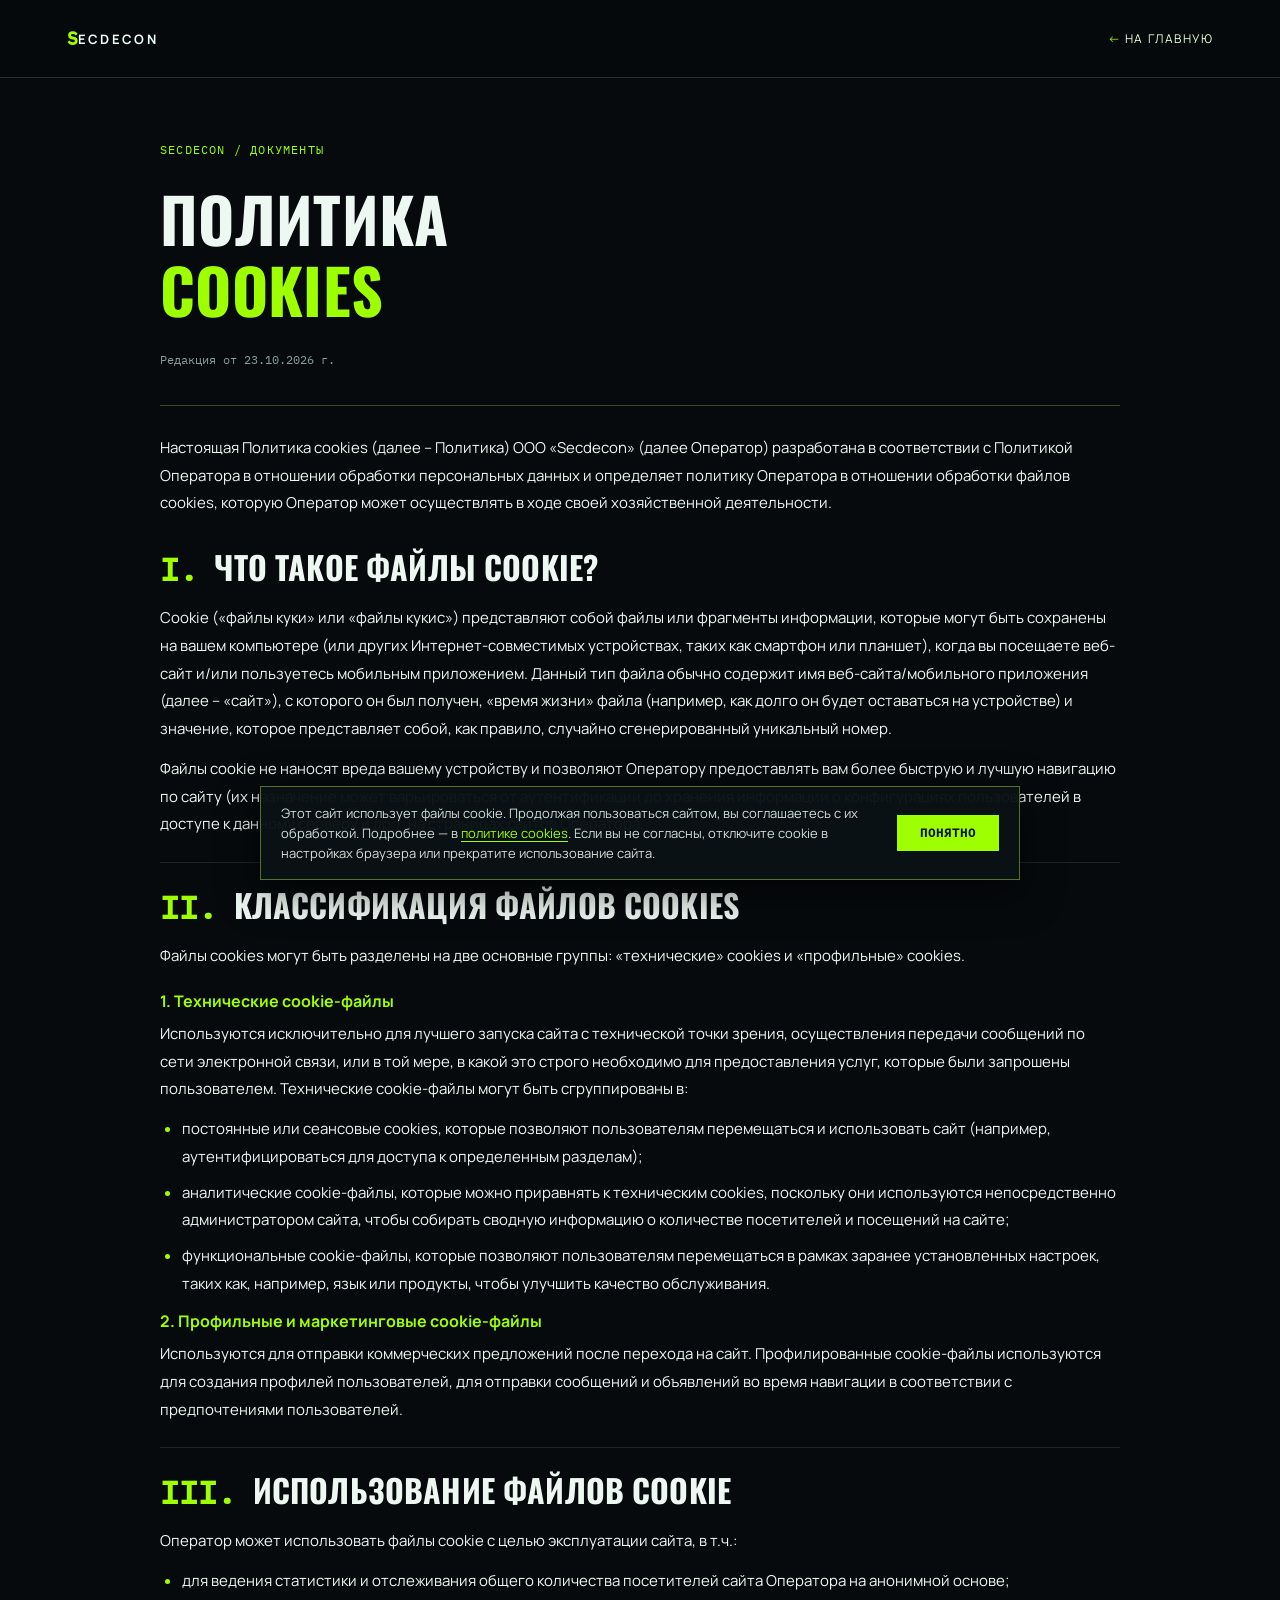
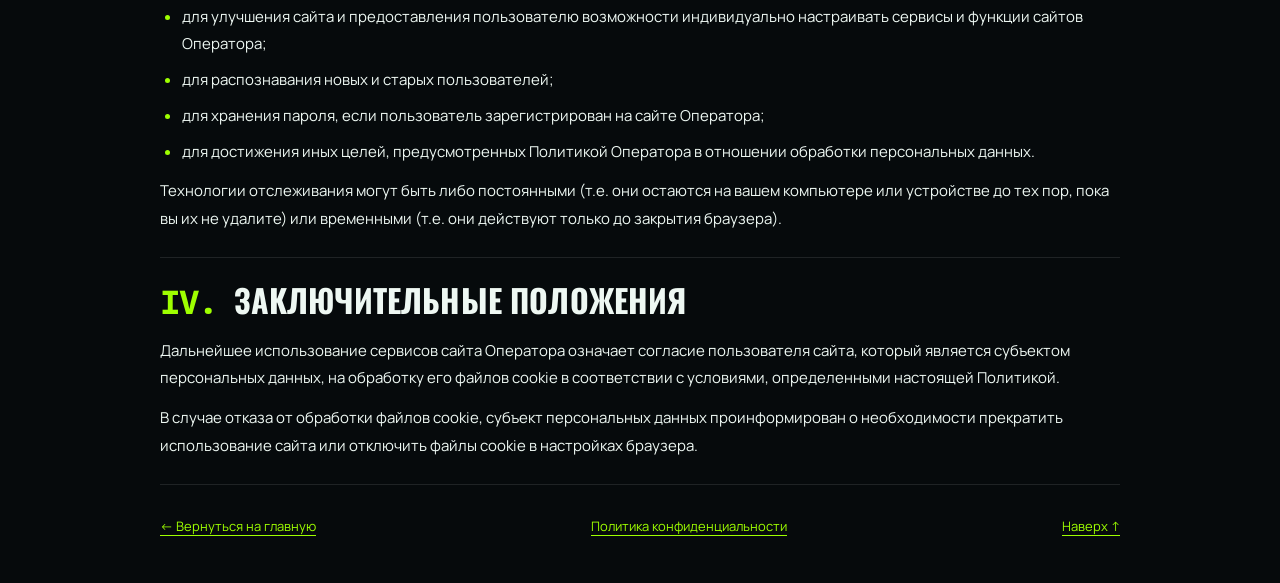
<file: cookies.html>
<!DOCTYPE html>
<html lang="ru">
<head>
    <meta charset="UTF-8">
    <meta name="viewport" content="width=device-width, initial-scale=1.0">
    <meta name="description" content="Политика cookies ООО «Secdecon».">
    <title>Политика cookies — Secdecon</title>
    <link rel="shortcut icon" href="assets/favicon.png" type="image/x-icon">
    <link rel="stylesheet" href="css/fonts.css">
    <link rel="stylesheet" href="css/root-style.css">
    <link rel="stylesheet" href="css/header-style.css">
    <link rel="stylesheet" href="css/privacy-style.css">
    <link rel="stylesheet" href="css/cookies-style.css">
</head>
<body>
    <header class="header">
        <a class="logo" href="index.html">
            <span class="logo-mark">S</span> ECDECON
        </a>
        <nav class="nav" aria-label="Главная навигация">
            <a href="index.html"><span>←</span> На главную</a>
        </nav>
    </header>
    <main class="privacy">
        <article aria-labelledby="privacy-title">
            <div class="privacy-heading">
                <p class="privacy-label">Secdecon / Документы</p>
                <h1 id="privacy-title">Политика <em>cookies</em></h1>
                <p class="privacy-date">Редакция от <time datetime="2026-10-23">23.10.2026 г.</time></p>
            </div>
            <p class="cookies-intro">Настоящая Политика cookies (далее – Политика) ООО «Secdecon» (далее Оператор) разработана в соответствии с Политикой Оператора в отношении обработки персональных данных и определяет политику Оператора в отношении обработки файлов cookies, которую Оператор может осуществлять в ходе своей хозяйственной деятельности.</p>

            <section class="cookies-block" aria-labelledby="c1">
                <h2 id="c1"><span>I.</span> Что такое файлы cookie?</h2>
                <p>Cookie («файлы куки» или «файлы кукис») представляют собой файлы или фрагменты информации, которые могут быть сохранены на вашем компьютере (или других Интернет-совместимых устройствах, таких как смартфон или планшет), когда вы посещаете веб-сайт и/или пользуетесь мобильным приложением. Данный тип файла обычно содержит имя веб-сайта/мобильного приложения (далее – «сайт»), с которого он был получен, «время жизни» файла (например, как долго он будет оставаться на устройстве) и значение, которое представляет собой, как правило, случайно сгенерированный уникальный номер.</p>
                <p>Файлы cookie не наносят вреда вашему устройству и позволяют Оператору предоставлять вам более быструю и лучшую навигацию по сайту (их назначение может варьироваться от аутентификации до хранения информации о конфигурациях пользователей в доступе к данному серверу и др.), на страницах сайтов Оператора.</p>
            </section>

            <section class="cookies-block" aria-labelledby="c2">
                <h2 id="c2"><span>II.</span> Классификация файлов cookies</h2>
                <p>Файлы cookies могут быть разделены на две основные группы: «технические» cookies и «профильные» cookies.</p>
                <h3>1. Технические cookie-файлы</h3>
                <p>Используются исключительно для лучшего запуска сайта с технической точки зрения, осуществления передачи сообщений по сети электронной связи, или в той мере, в какой это строго необходимо для предоставления услуг, которые были запрошены пользователем. Технические cookie-файлы могут быть сгруппированы в:</p>
                <ul>
                    <li>постоянные или сеансовые cookies, которые позволяют пользователям перемещаться и использовать сайт (например, аутентифицироваться для доступа к определенным разделам);</li>
                    <li>аналитические cookie-файлы, которые можно приравнять к техническим cookies, поскольку они используются непосредственно администратором сайта, чтобы собирать сводную информацию о количестве посетителей и посещений на сайте;</li>
                    <li>функциональные cookie-файлы, которые позволяют пользователям перемещаться в рамках заранее установленных настроек, таких как, например, язык или продукты, чтобы улучшить качество обслуживания.</li>
                </ul>
                <h3>2. Профильные и маркетинговые cookie-файлы</h3>
                <p>Используются для отправки коммерческих предложений после перехода на сайт. Профилированные cookie-файлы используются для создания профилей пользователей, для отправки сообщений и объявлений во время навигации в соответствии с предпочтениями пользователей.</p>
            </section>

            <section class="cookies-block" aria-labelledby="c3">
                <h2 id="c3"><span>III.</span> Использование файлов cookie</h2>
                <p>Оператор может использовать файлы cookie с целью эксплуатации сайта, в т.ч.:</p>
                <ul>
                    <li>для ведения статистики и отслеживания общего количества посетителей сайта Оператора на анонимной основе;</li>
                    <li>для улучшения сайта и предоставления пользователю возможности индивидуально настраивать сервисы и функции сайтов Оператора;</li>
                    <li>для распознавания новых и старых пользователей;</li>
                    <li>для хранения пароля, если пользователь зарегистрирован на сайте Оператора;</li>
                    <li>для достижения иных целей, предусмотренных Политикой Оператора в отношении обработки персональных данных.</li>
                </ul>
                <p>Технологии отслеживания могут быть либо постоянными (т.е. они остаются на вашем компьютере или устройстве до тех пор, пока вы их не удалите) или временными (т.е. они действуют только до закрытия браузера).</p>
            </section>

            <section class="cookies-block" aria-labelledby="c4">
                <h2 id="c4"><span>IV.</span> Заключительные положения</h2>
                <p>Дальнейшее использование сервисов сайта Оператора означает согласие пользователя сайта, который является субъектом персональных данных, на обработку его файлов cookie в соответствии с условиями, определенными настоящей Политикой.</p>
                <p>В случае отказа от обработки файлов cookie, субъект персональных данных проинформирован о необходимости прекратить использование сайта или отключить файлы cookie в настройках браузера.</p>
            </section>
        </article>
        <footer class="privacy-footer">
            <a href="index.html">← Вернуться на главную</a>
            <a href="privacy.html">Политика конфиденциальности</a>
            <a href="#privacy-title">Наверх ↑</a>
        </footer>
    </main>
    <script src="js/cookies.js" defer></script>
</body>
</html>
</file>
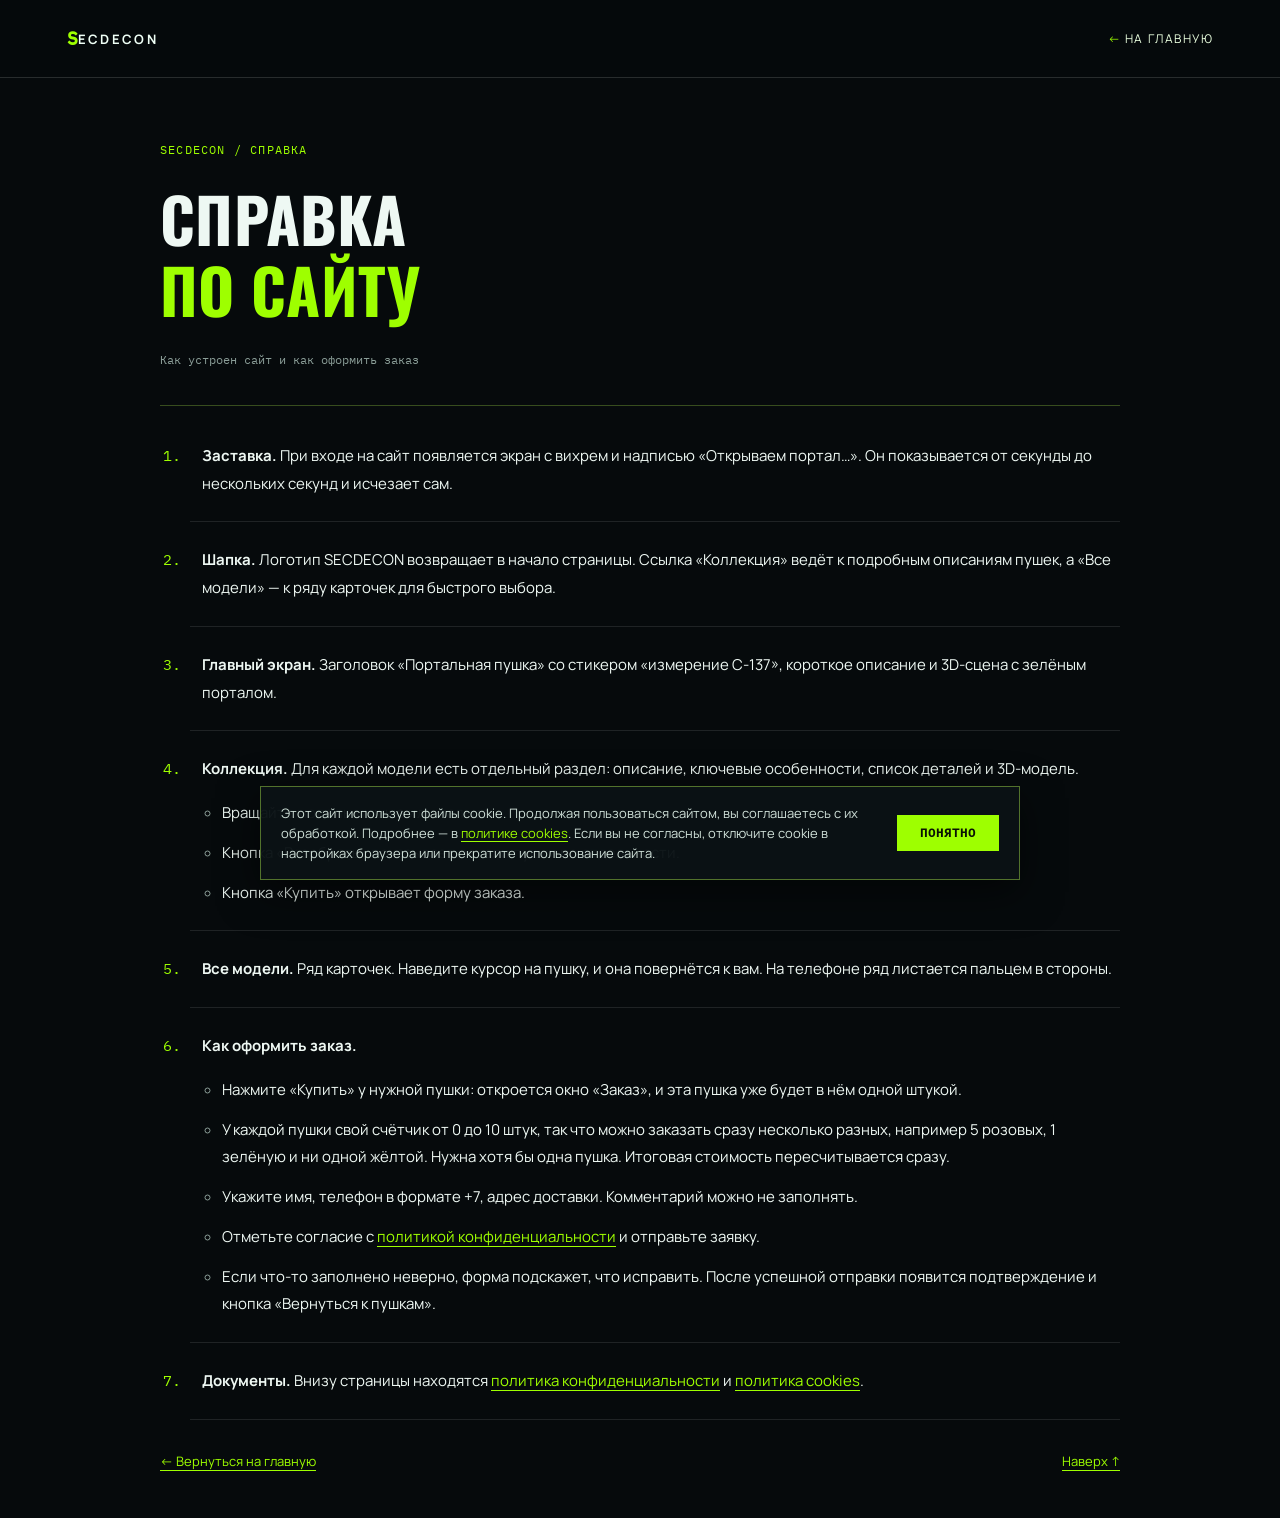
<file: help.html>
<!DOCTYPE html>
<html lang="ru">
<head>
    <meta charset="UTF-8">
    <meta name="viewport" content="width=device-width, initial-scale=1.0">
    <meta name="description" content="Справка по сайту Secdecon: разделы, 3D-модели и как оформить заказ.">
    <title>Справка — Secdecon</title>
    <link rel="shortcut icon" href="assets/favicon.png" type="image/x-icon">
    <link rel="stylesheet" href="css/fonts.css">
    <link rel="stylesheet" href="css/root-style.css?v=5">
    <link rel="stylesheet" href="css/header-style.css">
    <link rel="stylesheet" href="css/privacy-style.css">
    <link rel="stylesheet" href="css/cookies-style.css">
</head>
<body>
    <header class="header">
        <a class="logo" href="index.html">
            <span class="logo-mark">S</span> ECDECON
        </a>
        <nav class="nav" aria-label="Главная навигация">
            <a href="index.html"><span>←</span> На главную</a>
        </nav>
    </header>
    <main class="privacy">
        <article aria-labelledby="help-title">
            <div class="privacy-heading">
                <p class="privacy-label">Secdecon / Справка</p>
                <h1 id="help-title">Справка <em>по сайту</em></h1>
                <p class="privacy-date">Как устроен сайт и как оформить заказ</p>
            </div>
            <ol class="privacy-terms">
                <li>
                    <p><strong>Заставка.</strong> При входе на сайт появляется экран с вихрем и надписью «Открываем портал…». Он показывается от секунды до нескольких секунд и исчезает сам.</p>
                </li>
                <li>
                    <p><strong>Шапка.</strong> Логотип SECDECON возвращает в начало страницы. Ссылка «Коллекция» ведёт к подробным описаниям пушек, а «Все модели» — к ряду карточек для быстрого выбора.</p>
                </li>
                <li>
                    <p><strong>Главный экран.</strong> Заголовок «Портальная пушка» со стикером «измерение C-137», короткое описание и 3D-сцена с зелёным порталом.</p>
                </li>
                <li>
                    <p><strong>Коллекция.</strong> Для каждой модели есть отдельный раздел: описание, ключевые особенности, список деталей и 3D-модель.</p>
                    <ul class="privacy-laws">
                        <li>Вращайте модель мышью или пальцем.</li>
                        <li>Кнопка «Разобрать» показывает детали пушки по отдельности.</li>
                        <li>Кнопка «Купить» открывает форму заказа.</li>
                    </ul>
                </li>
                <li>
                    <p><strong>Все модели.</strong> Ряд карточек. Наведите курсор на пушку, и она повернётся к вам. На телефоне ряд листается пальцем в стороны.</p>
                </li>
                <li>
                    <p><strong>Как оформить заказ.</strong></p>
                    <ul class="privacy-laws">
                        <li>Нажмите «Купить» у нужной пушки: откроется окно «Заказ», и эта пушка уже будет в нём одной штукой.</li>
                        <li>У каждой пушки свой счётчик от 0 до 10 штук, так что можно заказать сразу несколько разных, например 5 розовых, 1 зелёную и ни одной жёлтой. Нужна хотя бы одна пушка. Итоговая стоимость пересчитывается сразу.</li>
                        <li>Укажите имя, телефон в формате +7, адрес доставки. Комментарий можно не заполнять.</li>
                        <li>Отметьте согласие с <a href="privacy.html">политикой конфиденциальности</a> и отправьте заявку.</li>
                        <li>Если что-то заполнено неверно, форма подскажет, что исправить. После успешной отправки появится подтверждение и кнопка «Вернуться к пушкам».</li>
                    </ul>
                </li>
                <li>
                    <p><strong>Документы.</strong> Внизу страницы находятся <a href="privacy.html">политика конфиденциальности</a> и <a href="cookies.html">политика cookies</a>.</p>
                </li>
            </ol>
        </article>
        <footer class="privacy-footer">
            <a href="index.html">← Вернуться на главную</a>
            <a href="#help-title">Наверх ↑</a>
        </footer>
    </main>
    <script src="js/cookies.js" defer></script>
</body>
</html>
</file>
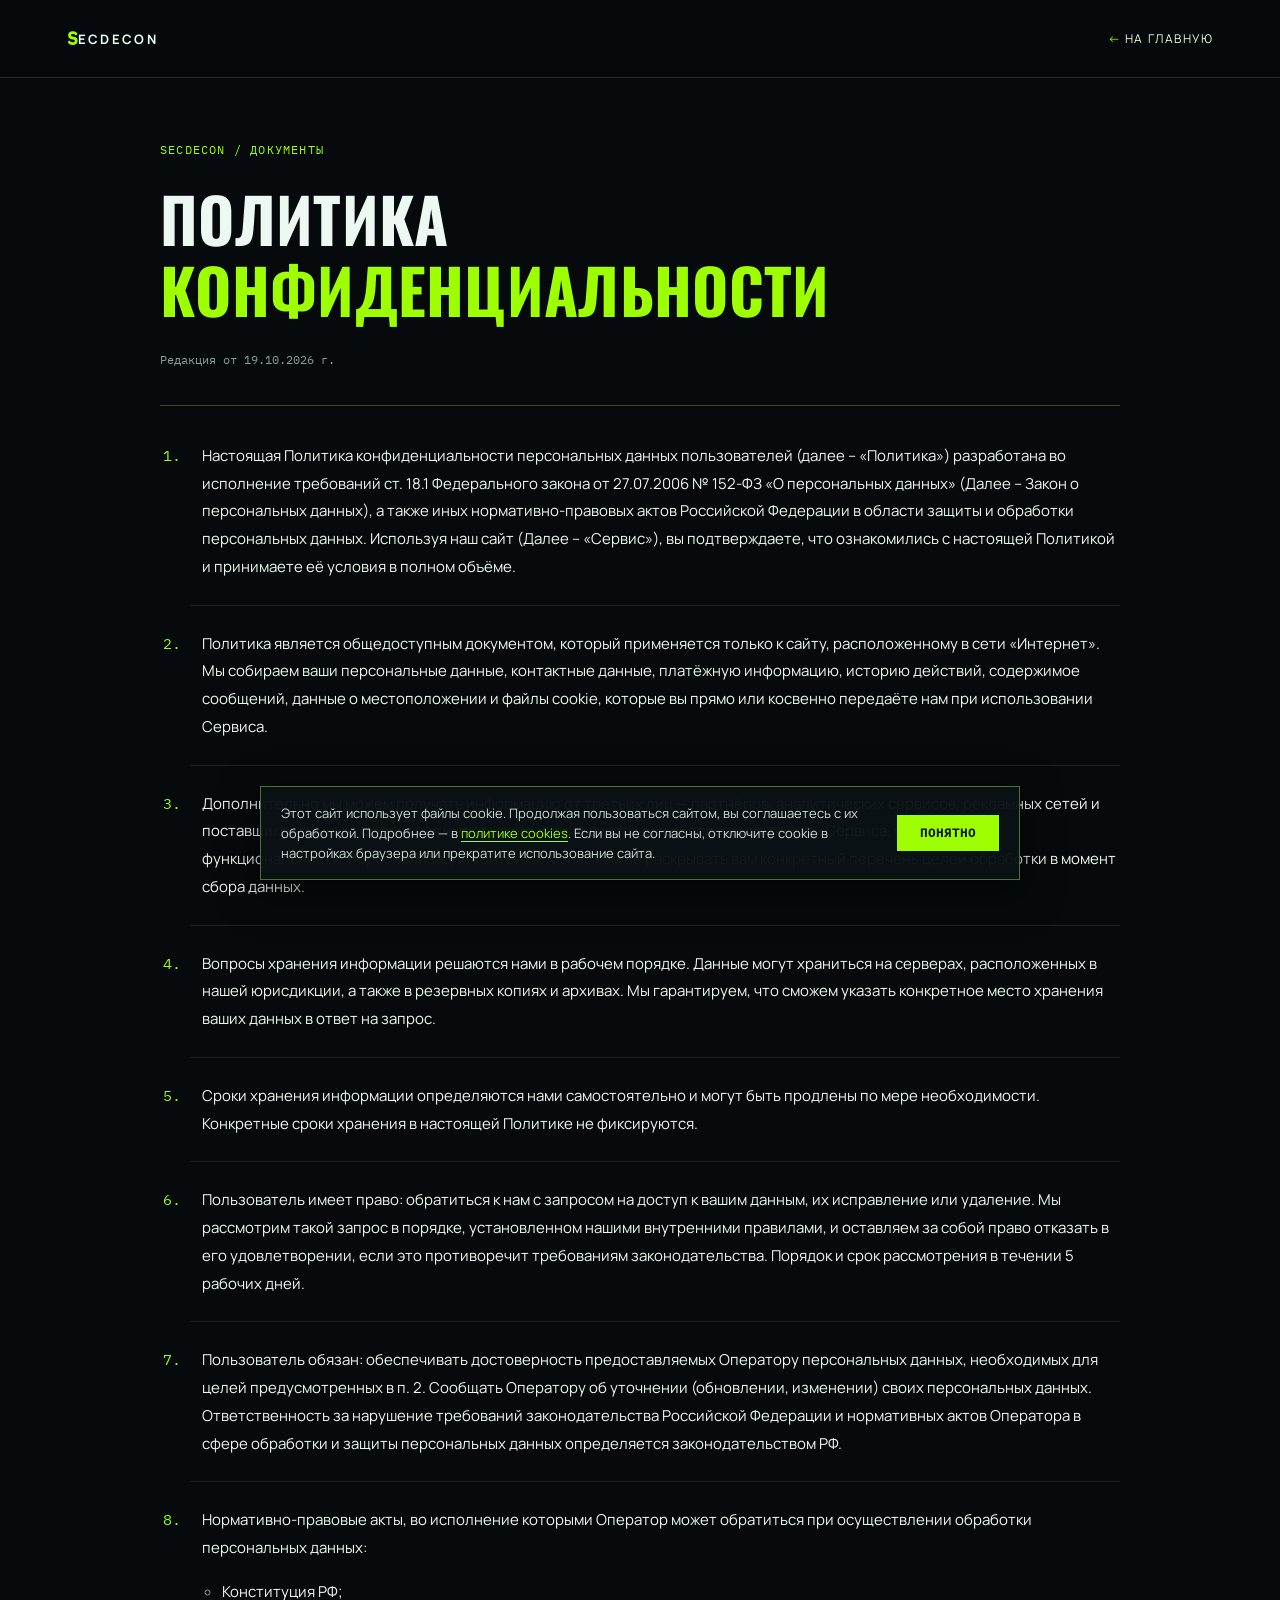
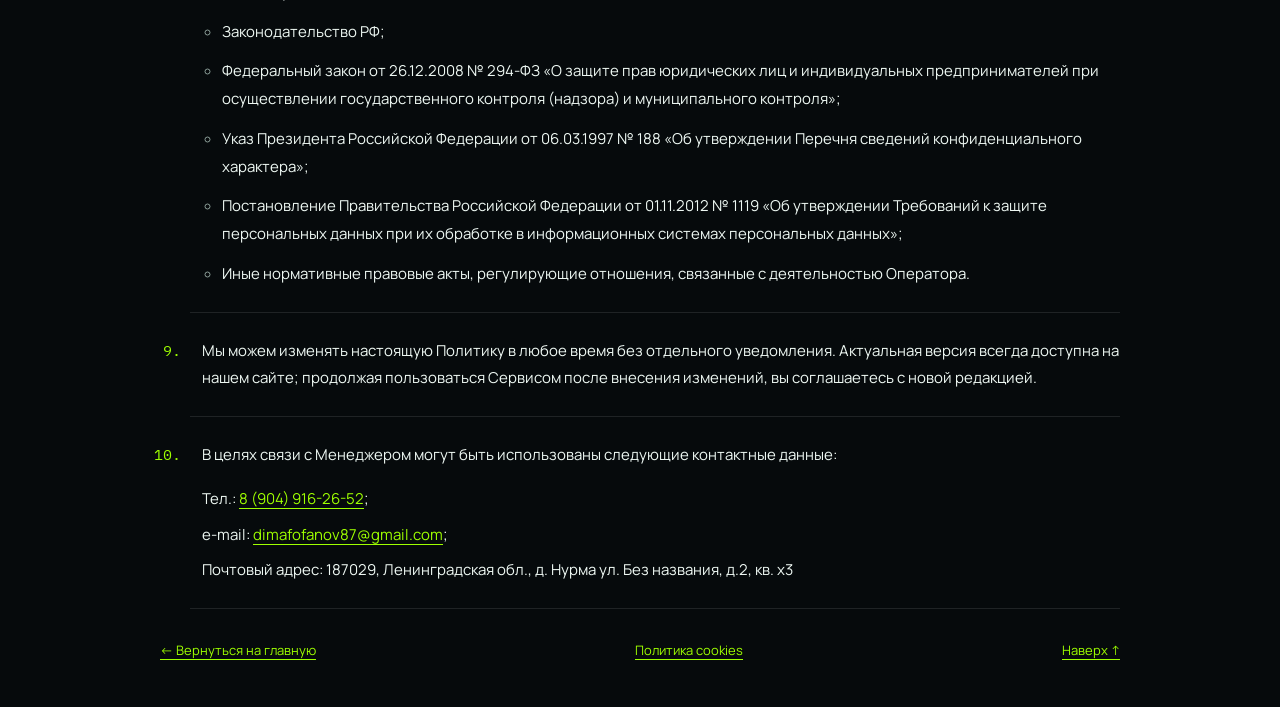
<file: privacy.html>
<!DOCTYPE html>
<html lang="ru">
<head>
    <meta charset="UTF-8">
    <meta name="viewport" content="width=device-width, initial-scale=1.0">
    <meta name="description" content="Политика конфиденциальности персональных данных пользователей сервиса Secdecon.">
    <title>Политика конфиденциальности — Secdecon</title>
    <link rel="shortcut icon" href="assets/favicon.png" type="image/x-icon">
    <link rel="stylesheet" href="css/fonts.css">
    <link rel="stylesheet" href="css/root-style.css">
    <link rel="stylesheet" href="css/header-style.css">
    <link rel="stylesheet" href="css/privacy-style.css">
    <link rel="stylesheet" href="css/cookies-style.css">
</head>
<body>
    <header class="header">
        <a class="logo" href="index.html">
            <span class="logo-mark">S</span> ECDECON
        </a>
        <nav class="nav" aria-label="Главная навигация">
            <a href="index.html"><span>←</span> На главную</a>
        </nav>
    </header>
    <main class="privacy">
        <article aria-labelledby="privacy-title">
            <div class="privacy-heading">
                <p class="privacy-label">Secdecon / Документы</p>
                <h1 id="privacy-title">Политика <em>конфиденциальности</em></h1>
                <p class="privacy-date">Редакция от <time datetime="2026-10-19">19.10.2026 г.</time></p>
            </div>
            <ol class="privacy-terms">
                <li><p>Настоящая Политика конфиденциальности персональных данных пользователей (далее – «Политика») разработана во исполнение требований ст. 18.1 Федерального закона от 27.07.2006 № 152-ФЗ «О персональных данных» (Далее – Закон о персональных данных), а также иных нормативно-правовых актов Российской Федерации в области защиты и обработки персональных данных. Используя наш сайт (Далее – «Сервис»), вы подтверждаете, что ознакомились с настоящей Политикой и принимаете её условия в полном объёме.</p></li>
                <li><p>Политика является общедоступным документом, который применяется только к сайту, расположенному в сети «Интернет». Мы собираем ваши персональные данные, контактные данные, платёжную информацию, историю действий, содержимое сообщений, данные о местоположении и файлы cookie, которые вы прямо или косвенно передаёте нам при использовании Сервиса.</p></li>
                <li><p>Дополнительно мы можем получать информацию от третьих лиц — партнёров, аналитических сервисов, рекламных сетей и поставщиков данных. Собранная информация используется для обеспечения работы Сервиса, улучшения их функциональности, персонализации контента. Мы можем не раскрывать вам конкретный перечень целей обработки в момент сбора данных.</p></li>
                <li><p>Вопросы хранения информации решаются нами в рабочем порядке. Данные могут храниться на серверах, расположенных в нашей юрисдикции, а также в резервных копиях и архивах. Мы гарантируем, что сможем указать конкретное место хранения ваших данных в ответ на запрос.</p></li>
                <li><p> Сроки хранения информации определяются нами самостоятельно и могут быть продлены по мере необходимости. Конкретные сроки хранения в настоящей Политике не фиксируются.</p></li>
                <li><p>Пользователь имеет право: обратиться к нам с запросом на доступ к вашим данным, их исправление или удаление. Мы рассмотрим такой запрос в порядке, установленном нашими внутренними правилами, и оставляем за собой право отказать в его удовлетворении, если это противоречит требованиям законодательства. Порядок и срок рассмотрения в течении 5 рабочих дней.</p></li>
                <li><p>Пользователь обязан: обеспечивать достоверность предоставляемых Оператору персональных данных, необходимых для целей предусмотренных в п. 2. Сообщать Оператору об уточнении (обновлении, изменении) своих персональных данных. Ответственность за нарушение требований законодательства Российской Федерации и нормативных актов Оператора в сфере обработки и защиты персональных данных определяется законодательством РФ.</p></li>
                <li>
                    <p>Нормативно-правовые акты, во исполнение которыми Оператор может обратиться при осуществлении обработки персональных данных:</p>
                    <ul class="privacy-laws">
                        <li>Конституция РФ;</li>
                        <li>Законодательство РФ;</li>
                        <li>Федеральный закон от 26.12.2008 № 294-ФЗ «О защите прав юридических лиц и индивидуальных предпринимателей при осуществлении государственного контроля (надзора) и муниципального контроля»;</li>
                        <li>Указ Президента Российской Федерации от 06.03.1997 № 188 «Об утверждении Перечня сведений конфиденциального характера»;</li>
                        <li>Постановление Правительства Российской Федерации от 01.11.2012 № 1119 «Об утверждении Требований к защите персональных данных при их обработке в информационных системах персональных данных»;</li>
                        <li>Иные нормативные правовые акты, регулирующие отношения, связанные с деятельностью Оператора.</li>
                    </ul>
                </li>
                <li><p>Мы можем изменять настоящую Политику в любое время без отдельного уведомления. Актуальная версия всегда доступна на нашем сайте; продолжая пользоваться Сервисом после внесения изменений, вы соглашаетесь с новой редакцией. </p></li>
                <li>
                    <p>В целях связи с Менеджером могут быть использованы следующие контактные данные:</p>
                    <address class="privacy-contacts">
                        <p>Тел.: <a href="tel:+79049162652">8 (904) 916-26-52</a>;</p>
                        <p>e-mail: <a href="mailto:dimafofanov87@gmail.com.com">dimafofanov87@gmail.com</a>;</p>
                        <p>Почтовый адрес: 187029, Ленинградская обл., д. Нурма ул. Без названия, д.2, кв. х3</p>
                    </address>
                </li>
            </ol>
        </article>
        <footer class="privacy-footer">
            <a href="index.html">← Вернуться на главную</a>
            <a href="cookies.html">Политика cookies</a>
            <a href="#privacy-title">Наверх ↑</a>
        </footer>
    </main>
    <script src="js/cookies.js" defer></script>
</body>
</html>
</file>
<file: css/fonts.css>
@font-face{
    font-family:'Oswald';
    font-weight:700;
    font-style:normal;
    font-display:swap;
    src:url('../assets/fonts/Oswald-Bold.woff') format('woff');
}

@font-face{
    font-family:'Manrope';
    font-weight:400;
    font-style:normal;
    font-display:swap;
    src:url('../assets/fonts/Manrope-Regular.woff') format('woff');
}

@font-face{
    font-family:'Manrope';
    font-weight:700;
    font-style:normal;
    font-display:swap;
    src:url('../assets/fonts/Manrope-Bold.woff') format('woff');
}

@font-face{
    font-family:'IBM Plex Mono';
    font-weight:400;
    font-style:normal;
    font-display:swap;
    src:url('../assets/fonts/IBMPlexMono-Regular.woff') format('woff');
}

@font-face{
    font-family:'IBM Plex Mono';
    font-weight:500;
    font-style:normal;
    font-display:swap;
    src:url('../assets/fonts/IBMPlexMono-Medium.woff') format('woff');
}
</file>
<file: css/root-style.css>
:root {
    --bg: #060a0c;
    --panel: #0b1215;
    --text: #eef8f3;
    --muted: #8b9e98;
    --green: #9EFF00;
    --cyan: #3EF8F5;
    --purple: #d39aff;
    --amber: #ffbd72;
    --sticker: #f4e84a;
    --pink: #FF007F;
    --yellow: #E1FF00;
    --accent: var(--green);
    --accent-rgb: 158, 255, 0;
    --glow-rgb: 158, 255, 0;
    --grid-rgb: 158, 255, 0;
    --wash-rgb: 65, 0, 115;
    --side-rgb: 65, 0, 115;
    --stage-bg: #070d0f;
    --btn-bg: #0d140f;
    --font-head: 'Oswald', 'Arial Narrow', Impact, sans-serif;
    --font-body: 'Manrope', Arial, sans-serif;
    --font-mono: 'IBM Plex Mono', monospace;
    box-sizing: border-box;
    scroll-padding-top: 75px;
}

* {
    box-sizing: border-box;
    margin: 0;
}

html {
    scroll-behavior: smooth;
    background: var(--bg);
}

body {
    background: var(--bg);
    color: var(--text);
    font-family: var(--font-body);
    overflow-x: hidden;
}

button,
a {
    -webkit-tap-highlight-color: transparent;
}

button {
    font: inherit;
}

.site-footer {
    display: flex;
    flex-wrap: wrap;
    gap: 8px 28px;
    padding: 24px 5.2vw;
    border-top: 1px solid rgba(255, 255, 255, .14);
    font-size: 12px;
}

.site-footer a {
    color: var(--muted);
    text-underline-offset: 4px;
}

.site-footer a:hover {
    color: var(--green);
}

.site-footer a:focus-visible {
    outline: 2px solid var(--green);
    outline-offset: 6px;
}

h1,
h2 {
    font-family: var(--font-head);
    font-weight: 700;
    letter-spacing: .005em;
    line-height: .92;
    text-transform: uppercase;
}

h1 {
    font-size: clamp(72px, 10vw, 160px);
    margin: 32px 0 28px;
}

h1 em,
h2 em {
    font-style: normal;
    color: var(--accent);
    position: relative;
    display: inline-block;
}

.h1-tilt {
    position: relative;
    display: inline-block;
    transform: translateX(.35em) rotate(-2.2deg);
}

.sticker {
    position: absolute;
    left: calc(100% + 16px);
    bottom: .2em;
    padding: 6px 10px 5px;
    background: var(--sticker);
    color: #14130a;
    font: 500 12px/1 var(--font-mono);
    letter-spacing: .04em;
    text-transform: none;
    white-space: nowrap;
    transform: rotate(7deg);
    box-shadow: 2px 3px 0 rgba(0, 0, 0, .5);
}

/* строка выбора */
[data-accent="green"] {
    --accent: var(--green);
    --accent-rgb: 158, 255, 0;
}

/* розовый акцент  */
[data-accent="pink"] {
    --accent: var(--pink);
    --accent-rgb: 255, 0, 127;
    --glow-rgb: 255, 0, 127;
    --grid-rgb: 255, 0, 127;
    --wash-rgb: 65, 0, 115;
    --side-rgb: 65, 0, 115;
    --stage-bg: #0d070c;
    --btn-bg: #160a12;
}

/* жёлтый акцент */
[data-accent="yellow"] {
    --accent: var(--yellow);
    --accent-rgb: 225, 255, 0;
    --glow-rgb: 225, 255, 0;
    --grid-rgb: 225, 255, 0;
    --wash-rgb: 65, 0, 115;
    --side-rgb: 65, 0, 115;
    --stage-bg: #0d0b06;
    --btn-bg: #161208;
}

/* бирюзовый акцент */
[data-accent="cyan"] {
    --accent: var(--cyan);
    --accent-rgb: 62, 248, 245;
    --glow-rgb: 62, 248, 245;
    --grid-rgb: 62, 248, 245;
    --wash-rgb: 65, 0, 115;
    --side-rgb: 65, 0, 115;
    --stage-bg: #060d10;
    --btn-bg: #08151a;
}
</file>
<file: css/header-style.css>
.header {
    position: fixed;
    inset: 0 0 auto;
    z-index: 20;
    display: flex;
    align-items: center;
    justify-content: space-between;
    padding: 25px 5.2vw;
    letter-spacing: .08em;
    border-bottom: 1px solid rgba(255, 255, 255, .14);
    background: rgba(6, 10, 12, .94)
}

.logo {
    display: flex;
    align-items: center;
    gap: 8px;
    color: #effff6;
    text-decoration: none;
    font-size: 13px;
    font-weight: 700;
    letter-spacing: .18em;
    white-space: nowrap
}

.logo-mark {
    display: grid;
    place-items: center;
    width: 15px;
    height: 27px;
    color: var(--green);
    font-family: var(--font-mono);
    font-size: 18px;
    margin-right: -12px;
}

.logo-light {
    color: #86a49a;
    font-weight: 400;
    margin-left: -7px
}

.nav {
    display: flex;
    gap: 34px
}

.nav a {
    font-size: 12px;
    color: #eaffdf;
    text-decoration: none;
    letter-spacing: .13em;
    text-transform: uppercase;
    transition: color .25s
}

.nav a span {
    color: var(--green)
}

.nav a:hover {
    color: var(--green)
}


@media(max-width:650px) {
    .header {
        padding: 17px 5vw
    }

    .nav {
        gap: 14px
    }

    .nav a {
        font-size: 9px
    }

    .logo {
        font-size: 11px
    }

    .logo-mark {
        width: 24px;
        height: 24px
    }
}
</file>
<file: css/privacy-style.css>
.privacy {
    width: min(100%, 1040px);
    margin: 0 auto;
    padding: 140px 40px 48px;
}

.privacy-heading {
    padding-bottom: 36px;
    border-bottom: 1px solid rgba(168, 232, 74, .3);
}

.privacy-label,
.privacy-date {
    color: var(--muted);
    font: 400 12px/1.6 var(--font-mono);
}

.privacy-label {
    color: var(--green);
    letter-spacing: .1em;
    text-transform: uppercase;
}

.privacy h1 {
    margin: 24px 0;
    font-size: clamp(32px, 5.3vw, 62px);
    line-height: 1.15;
    overflow-wrap: anywhere;
}

.privacy h1 em {
    display: block;
}

.privacy-terms {
    padding: 12px 0 0 30px;
    font-size: 15px;
    line-height: 1.85;
    overflow-wrap: anywhere;
}

.privacy-terms>li {
    padding: 24px 0 24px 12px;
    border-bottom: 1px solid rgba(255, 255, 255, .1);
}

.privacy-terms>li::marker {
    color: var(--green);
    font-family: var(--font-mono);
}

.privacy-laws {
    padding-left: 20px;
    margin-top: 16px;
}

.privacy-laws li+li {
    margin-top: 12px;
}

.privacy-laws li::marker {
    color: var(--muted);
}

.privacy-contacts {
    margin-top: 16px;
    font-style: normal;
}

.privacy-contacts p+p {
    margin-top: 8px;
}

.privacy a {
    color: var(--green);
    text-underline-offset: 4px;
}

.privacy a:hover {
    color: var(--text);
}

.privacy a:focus-visible,
.header a:focus-visible {
    outline: 2px solid var(--green);
    outline-offset: 6px;
}

.privacy-footer {
    display: flex;
    flex-wrap: wrap;
    justify-content: space-between;
    gap: 24px;
    padding-top: 32px;
    font-size: 13px;
}

@media(max-width:650px) {
    .privacy {
        padding: 108px 6vw 32px;
    }

    .privacy-terms {
        padding-left: 24px;
        font-size: 14px;
        line-height: 1.75;
    }

    .privacy-terms>li {
        padding-left: 4px;
    }
}

@media(prefers-reduced-motion:reduce) {
    html {
        scroll-behavior: auto;
    }
}
</file>
<file: css/cookies-style.css>
.cookies-intro {
    padding: 28px 0 8px;
    font-size: 15px;
    line-height: 1.85;
    overflow-wrap: anywhere;
}

.cookies-block {
    padding: 24px 0;
    border-bottom: 1px solid rgba(255, 255, 255, .1);
    font-size: 15px;
    line-height: 1.85;
    overflow-wrap: anywhere;
}

.cookies-block h2 {
    margin-bottom: 16px;
    font-size: clamp(22px, 3vw, 32px);
    line-height: 1.15;
}

.cookies-block h2 span {
    color: var(--green);
    font-family: var(--font-mono);
    margin-right: 8px;
}

.cookies-block h3 {
    margin: 20px 0 8px;
    font: 700 16px/1.4 var(--font-body);
    color: var(--green);
}

.cookies-block p+p,
.cookies-block p+ul,
.cookies-block ul+p,
.cookies-block ul+h3 {
    margin-top: 12px;
}

.cookies-block ul {
    padding-left: 22px;
}

.cookies-block li+li {
    margin-top: 8px;
}

.cookies-block li::marker {
    color: var(--green);
}

/* плашка с предупреждением о cookie */
.cookie-notice {
    position: fixed;
    left: 50%;
    bottom: 20px;
    z-index: 60;
    display: flex;
    align-items: center;
    gap: 20px;
    width: min(calc(100% - 32px), 760px);
    padding: 16px 20px;
    border: 1px solid rgba(168, 232, 74, .45);
    background: rgba(11, 18, 21, .97);
    box-shadow: 0 12px 40px rgba(0, 0, 0, .55);
    transform: translateX(-50%);
    font-size: 13px;
    line-height: 1.55;
    color: #cfe0d8;
}

.cookie-notice[hidden] {
    display: none;
}

.cookie-notice p {
    flex: 1;
    margin: 0;
}

.cookie-notice a {
    color: var(--green);
    text-underline-offset: 3px;
}

.cookie-notice a:focus-visible,
.cookie-notice button:focus-visible {
    outline: 2px solid var(--green);
    outline-offset: 4px;
}

.cookie-notice button {
    flex: none;
    padding: 11px 22px;
    border: 1px solid var(--green);
    border-radius: 0;
    background: var(--green);
    color: #0a1204;
    font: 700 12px/1 var(--font-mono);
    letter-spacing: .08em;
    text-transform: uppercase;
    cursor: pointer;
}

.cookie-notice button:hover {
    background: #c3ff63;
}

@media(max-width:650px) {
    .cookie-notice {
        flex-direction: column;
        align-items: stretch;
        gap: 12px;
        bottom: 12px;
        padding: 14px 16px;
    }

    .cookies-block,
    .cookies-intro {
        font-size: 14px;
        line-height: 1.75;
    }
}
</file>
